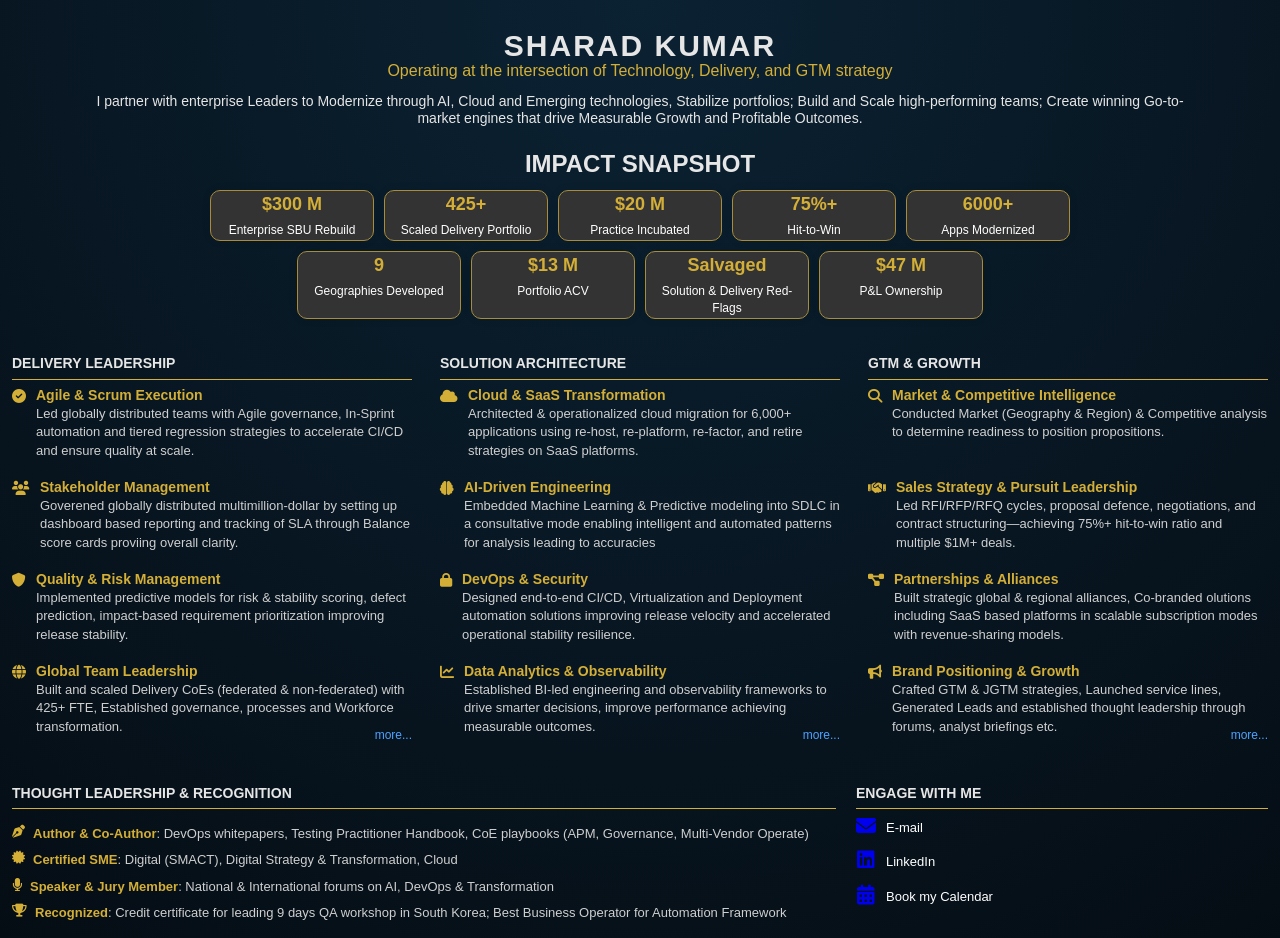
<file: index.html>
<!DOCTYPE html>
<html lang="en">
<head>
<meta charset="UTF-8">
<meta name="viewport" content="width=device-width, initial-scale=1.0">
<meta property="og:title" content="Sharad Kumar | Enterprise AI, Cloud, Delivery & GTM Strategy Leadership Portfolio" />
<meta property="og:description" content="Enterprise leader specializing in AI, Cloud, and Digital Transformation. Proven track record in scaling delivery, driving GTM strategy, and building high-performance global teams delivering measurable business outcomes." />
<meta name="description" content="Enterprise leader specializing in AI, Cloud, and Digital Transformation. Proven track record in scaling delivery, driving GTM strategy, and building high-performance global teams delivering measurable business outcomes." />
<meta property="og:title" content="Sharad Kumar | Enterprise AI, Cloud, Delivery & GTM Strategy Leadership Portfolio" />
    <meta property="og:image" content="https://Shark280266.github.io/image.jpg" />
<meta property="og:url" content="https://Shark280266.github.io/" />
<meta property="og:type" content="website" />
<meta property="og:site_name" content="Sharad Kumar Portfolio" />
<meta name="twitter:card" content="summary_large_image" />

<!-- ADD THESE -->
<meta name="author" content="Sharad Kumar" />
<meta property="article:published_time" content="2026-03-31T00:00:00Z" />
<title>Sharad Kumar | AI, Cloud, Delivery & GTM Strategy Leader Portfolio</title>
<link href="https://cdnjs.cloudflare.com/ajax/libs/font-awesome/6.5.0/css/all.min.css" rel="stylesheet">
<link rel="stylesheet" href="style.css">
<style>
body {
    margin: 0;
    font-family: 'Segoe UI', sans-serif;
    background: radial-gradient(circle at top, #0b2233, #050d14);
    color: #e6e6e6;
    overflow-x: hidden;
}

.container {
    max-width: 1400px;
    margin: auto;
    padding: 25px 12px 0px 12px;   /* increase bottom space */
}

h1 {
    text-align: center;
    letter-spacing: 2px;
    font-size: 30px;
    margin: 0;
}

.tagline {
    text-align: center;
    color: #d4af37;
    margin: 0;
    line-height: .5;
}

.tagline {
    white-space: normal;
    word-break: keep-all;
}

.intro {
    text-align: center;
    max-width: 1100px;
    margin: 18px auto 10px auto;
    line-height: 1.2;
    font-size: 14px;	
}

/* IMPACT */
.impact {
  max-width: 960px;
  margin: 20px auto;
  text-align: center;
}

.impact-title {
  font-size: 24px;
  font-weight: bold;
  margin-bottom: 20px;
}

.impact-grid {
  display: flex;
  flex-wrap: wrap;
  justify-content: center;
  gap: 10px;
  max-width: 1000px;
  margin: -10px auto 0 auto;
}

.impact-grid .box {
  background-color: #333;
  padding: 1px;             /* restored original height padding */
  border-radius: 10px;
  min-width: 100px;
  flex: 0 0 160px;           /* fixed width to ensure 5+4 layout */
  text-align: center;
  box-shadow: 0 0 8px rgba(0,0,0,0.1);
  font-size: 12px;
  color: white;
}

.impact-grid .box b {
  color: #d4af37;             /* gold top line */
  display: block;
  margin-bottom: 5px;
  font-size: 18px;            /* slightly larger than description */
}

.box {
    border: 1px solid #a88c3a;
    padding: 10px 12px;
    border-radius: 6px;
    width: 150px;
    text-align: center;
    font-size: 13px;
    line-height: 1.4;
}

.box b {
    display: block;
    color: #d4af37;
    font-size: 16px;
    margin-bottom: 4px;
}

.box b {
    color: #d4af37;
}

/* SECTIONS */
.grid {
    display: grid;
    grid-template-columns: repeat(3, 1fr);
    gap: 28px;
    margin-top: 5px;
    padding-top: 15px;
}

.section-title {
    font-weight: bold;
    margin-bottom: 6px;
    padding-bottom: 5px;
    border-bottom: 1px solid #d4af37;
    font-size: 14px;
}

.item {
    display: flex;
    margin-bottom: 14px;
    min-height: 78px;
}

.icon {
    color: #d4af37;
    margin-right: 10px;
    margin-top: 3px;
    font-size: 14px;
}

.item-title {
    color: #d4af37;
    font-weight: 600;
    font-size: 14px;
}

.item-desc {
    font-size: 13px;
    color: #cfcfcf;
}

/* BOTTOM */
.bottom {
    display: grid;
    grid-template-columns: 2fr 1fr;
    gap: 20px;
    margin-top: 20px;   /* add spacing from above section */
    border-top: none;
}

.compact-list {
    list-style: none;
    padding: 0;
}

.compact-list li {
    display: flex;
    margin-bottom: 8px;
    font-size: 13px;
    align-items: flex-start;
}

.compact-list i {
    color: #d4af37;   
    margin-right: 8px;
}

.compact-list strong {
    color: #d4af37;
}

/* ENGAGE */
/* FORCE FIX - ENGAGE SECTION */

.engage-icons {
    display: flex !important;
    flex-direction: column !important;
    gap: 12px !important;
}

.engage-icons a {
    display: flex !important;
    align-items: center !important;
    gap: 10px !important;
}

.engage-icons a span {
    color: #ffffff !important;
    font-size: 13px !important;
    opacity: 1 !important;
    margin-top: 4px;
}

.engage-icons a i {
    font-size: 20px;
}

.disabled {
    color: #777 !important;
    pointer-events: none;
}

.profile-pic {
  float: right;
  margin-top: -75px;
  margin-right: 0;
  margin-bottom: 10px;
  margin-left: 20px;
  position: relative;
  top: -40px;   /* adjust this instead of large negative margin */
  width: 120px;
  height: 120px;
  border-radius: 50%;
  object-fit: cover;
  border: 2px solid #d4af37;
  box-shadow: 0 0 12px rgba(212,175,55,0.5);
}

.section-block {
  position: relative;
  padding-bottom: 0px;
}

.more-link {
  position: absolute;
  right: 0;
  bottom: 10px;
  font-size: 12px;
  color: #4da3ff;
  text-decoration: none;
}

.disabled-link {
  pointer-events: none;
  opacity: 0.6;
}

.more-link:hover {
  text-decoration: underline;
}

.disabled-link {
  color: #4da3ff;
  pointer-events: none;
  opacity: 0.6;
  cursor: default;
}


/* ⬇️ ADD HERE */
@media (max-width: 768px) {
.tagline + .intro {
    margin-top: 12px;
}

.tagline {
    font-size: 16px;
    line-height: 1.3;
    padding: 0 10px;
}media

    .header {
        flex-direction: column;
        align-items: center;
        text-align: center;
    }

    .profile-pic {
        margin-top: 10px;
    }

    .container {
        padding: 15px;
    }

    h1 {
        font-size: 24px;
    }

    .section-title {
        font-size: 18px;
    }

    .card {
        padding: 14px;
    }

    .extra-points li {
        font-size: 12px;
    }

.impact-grid .box:last-child {
    grid-column: 1 / -1;   /* 🔥 span full row */
    justify-self: center;  /* 🔥 center it */
    max-width: 160px;      /* keep same box width */
}
}

@media (max-width: 768px) and (orientation: portrait) {
    
    .grid {
        grid-template-columns: 1fr;
    }
    .header {
        flex-direction: column;
        align-items: center;
        text-align: center;
    }

.profile-pic {
    float: none;          /* 🔥 cancels right float */
    position: static;     /* 🔥 removes upward shift */
    
    width: 70px;
    height: 70px;

    display: none;
    margin: 0 0 8px 0;    /* top-left placement */
}

    .container {
        padding: 15px;
    }

    h1 {
        font-size: 24px;
    }

    .section-title {
        font-size: 18px;
    }

    .card {
        padding: 14px;
    }

    .extra-points li {
        font-size: 12px;
    }
.bottom {
    display: block;
}

.engage {
    margin-top: 15px;
}

.impact-grid {
    display: grid;
    grid-template-columns: 1fr 1fr;
    gap: 10px;
}

.impact-grid .box {
    flex: unset;        /* override desktop flex */
    min-width: auto;
    font-size: 11px;
    padding: 6px;
}

.impact-grid .box b {
    font-size: 14px;
}
}

body {
    overflow-x: hidden;
}

img {
    max-width: 100%;
    height: auto;
    display: block;
}

.engage-icons a,
.engage-icons a:link,
.engage-icons a:visited,
.engage-icons a:hover,
.engage-icons a:active {
    text-decoration: none !important;
}
/* ⬆️ END */
.compact-list li span {
    color: #cfcfcf;
}@media (min-width: 769px) and (orientation: landscape) {
    .profile-pic {
        display: none !important;
    }
}

@media (max-width: 768px) {
  .more-link {
    bottom: 2px;   /* slight spacing */
  }

  .bottom {
    margin-top: 30px;
  }
}

  .bottom {
    margin-top: 30px;
  }
}
@media (min-width: 769px) and (max-width: 1024px) and (orientation: portrait) {
  .impact-grid {
    display: grid;
    grid-template-columns: repeat(4, 1fr);
  }
}
</style>
</head>

<body>

<div class="container">

<h1>SHARAD KUMAR</h1>
<p class="tagline">Operating at the intersection of Technology, Delivery, and GTM strategy</p>

<p class="intro">
I partner with enterprise Leaders to Modernize through AI, Cloud and Emerging technologies, Stabilize portfolios; Build and Scale high-performing teams;
Create winning Go-to-market engines that drive Measurable Growth and Profitable Outcomes.
</p>
<img src="image.jpg" alt="Sharad Kumar" class="profile-pic">

<div class="impact">
<div class="impact-title">IMPACT SNAPSHOT</div>
<div class="impact-grid">
<div class="box"><b>$300 M</b> Enterprise SBU Rebuild</div>
<div class="box"><b>425+</b> Scaled Delivery Portfolio</div>
<div class="box"><b>$20 M</b> Practice Incubated</div>
<div class="box"><b>75%+</b> Hit-to-Win</div>
<div class="box"><b>6000+</b> Apps Modernized</div>
<div class="box"><b>9</b> Geographies Developed</div>
<div class="box"><b>$13 M</b> Portfolio ACV</div>
<div class="box"><b>Salvaged</b> Solution & Delivery Red-Flags</div>
<div class="box"><b>$47 M</b> P&amp;L Ownership</div>
</div>
</div>

<div class="grid">

<!-- DELIVERY -->
<div class="section-block">
<div class="section-title">DELIVERY LEADERSHIP</div>
<a href="delivery.html" class="more-link">more...</a>
<div class="item"><i class="fa-solid fa-check-circle icon"></i><div><div class="item-title">Agile & Scrum Execution</div><div class="item-desc">Led globally distributed teams with Agile governance, In-Sprint automation and tiered regression strategies to accelerate CI/CD and ensure quality at scale.</div></div></div>
<div class="item"><i class="fa-solid fa-users icon"></i><div><div class="item-title">Stakeholder Management</div><div class="item-desc">Goverened globally distributed multimillion-dollar by setting up dashboard based reporting and tracking of SLA through Balance score cards proviing overall clarity.</div></div></div>
<div class="item"><i class="fa-solid fa-shield icon"></i><div><div class="item-title">Quality & Risk Management</div><div class="item-desc">Implemented predictive models for risk & stability scoring, defect prediction, impact-based requirement prioritization improving release stability.</div></div></div>
<div class="item"><i class="fa-solid fa-globe icon"></i><div><div class="item-title">Global Team Leadership</div><div class="item-desc">Built and scaled Delivery CoEs (federated & non-federated) with 425+ FTE, Established governance, processes and Workforce transformation.</div></div></div>
</div>

<!-- SOLUTION -->
<div class="section-block">
<div class="section-title">SOLUTION ARCHITECTURE</div>
<a href="solution.html" class="more-link">more...</a>
<div class="item"><i class="fa-solid fa-cloud icon"></i><div><div class="item-title">Cloud & SaaS Transformation</div><div class="item-desc">Architected & operationalized cloud migration for 6,000+ applications using re-host, re-platform, re-factor, and retire strategies on SaaS platforms.</div></div></div>
<div class="item"><i class="fa-solid fa-brain icon"></i><div><div class="item-title">AI-Driven Engineering</div><div class="item-desc">Embedded Machine Learning & Predictive modeling into SDLC in a consultative mode enabling intelligent and automated patterns for analysis leading to accuracies </div></div></div>
<div class="item"><i class="fa-solid fa-lock icon"></i><div><div class="item-title">DevOps & Security</div><div class="item-desc">Designed end-to-end CI/CD, Virtualization and Deployment automation solutions improving release velocity and accelerated operational stability resilience.</div></div></div>
<div class="item"><i class="fa-solid fa-chart-line icon"></i><div><div class="item-title">Data Analytics & Observability</div><div class="item-desc">Established BI-led engineering and observability frameworks to drive smarter decisions, improve performance achieving measurable outcomes.</div></div></div>
</div>

<!-- GTM -->
<div class="section-block">
<div class="section-title">GTM & GROWTH</div>
<a href="gtm.html" class="more-link">more...</a>
<div class="item"><i class="fa-solid fa-magnifying-glass icon"></i><div><div class="item-title">Market & Competitive Intelligence</div><div class="item-desc">Conducted Market (Geography & Region) & Competitive analysis to determine readiness to position propositions.</div></div></div>
<div class="item"><i class="fa-solid fa-handshake icon"></i><div><div class="item-title">Sales Strategy & Pursuit Leadership</div><div class="item-desc">Led RFI/RFP/RFQ cycles, proposal defence, negotiations, and contract structuring—achieving 75%+ hit-to-win ratio and multiple $1M+ deals.</div></div></div>
<div class="item"><i class="fa-solid fa-diagram-project icon"></i><div><div class="item-title">Partnerships & Alliances</div><div class="item-desc">Built strategic global & regional alliances, Co-branded olutions including SaaS based platforms in scalable subscription modes with revenue-sharing models. </div></div></div>
<div class="item"><i class="fa-solid fa-bullhorn icon"></i><div><div class="item-title">Brand Positioning & Growth</div><div class="item-desc">Crafted GTM & JGTM strategies, Launched service lines, Generated Leads and established thought leadership through forums, analyst briefings etc. </div></div></div>
</div>

</div>

<div class="bottom">

<div>
<div class="section-title">THOUGHT LEADERSHIP & RECOGNITION</div>
<ul class="compact-list">
<li><i class="fa-solid fa-pen-nib"></i><span><strong>Author & Co-Author</strong>: DevOps whitepapers, Testing Practitioner Handbook, CoE playbooks (APM, Governance, Multi-Vendor Operate)</span></li>
<li><i class="fa-solid fa-certificate"></i><span><strong>Certified SME</strong>: Digital (SMACT), Digital Strategy & Transformation, Cloud</span></li>
<li><i class="fa-solid fa-microphone"></i><span><strong>Speaker & Jury Member</strong>: National & International forums on AI, DevOps & Transformation</span></li>
<li><i class="fa-solid fa-trophy"></i><span><strong>Recognized</strong>: Credit certificate for leading 9 days QA workshop in South Korea; Best Business Operator for Automation Framework</span></li>
</ul>
</div>

<div class="engage">
<div class="section-title">ENGAGE WITH ME</div>
<div class="engage-icons">

<!-- EMAIL FIX -->
<a href="mailto:sharad.kumar.ms@gmail.com?subject=Connect with Sharad" class="engage-item">
    <i class="fa-solid fa-envelope"></i>
    <span style="text-decoration: none; border-bottom: none;">E-mail</span></a>

<a href="https://www.linkedin.com/in/sharad-kumar-11264247" target="_blank" class="engage-item">
    <i class="fa-brands fa-linkedin"></i>
    <span>LinkedIn</span>
</a>

<a href="https://calendly.com/sharad-kumar-ms/strategic-connect" target="_blank" class="engage-item">
    <i class="fa-solid fa-calendar-days"></i>
    <span>Book my Calendar</span>
</a>

</div>
</div>

</div>

</div>

</body>
</html>
</file>
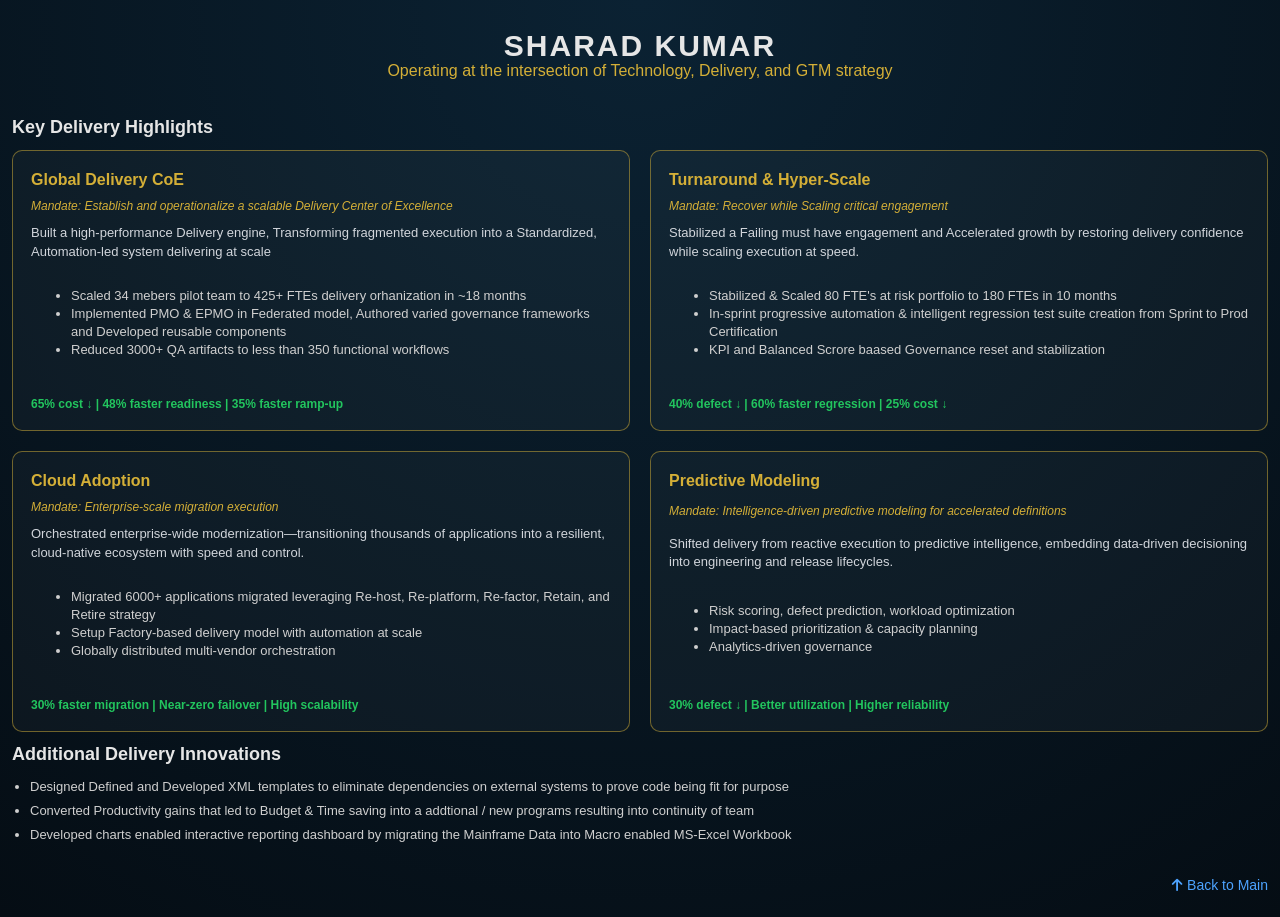
<file: delivery.html>
<!DOCTYPE html>
<html lang="en">
<head>
<meta charset="UTF-8">
<meta name="viewport" content="width=device-width, initial-scale=1.0">
<title>Sharad Kumar</title>

<link href="https://cdnjs.cloudflare.com/ajax/libs/font-awesome/6.5.0/css/all.min.css" rel="stylesheet">
<link rel="stylesheet" href="style.css">

<style>

/* DELIVERY CONTENT STYLES */

.tagline {
    margin: 0;
    line-height: 1.3;
}
    
/* desktop only */
@media (min-width: 1025px) {
    .tagline {
        line-height: 0.5;
    }
}
    
    
.tagline {
    margin-top: 0;
    margin-bottom: 0;
}
    
.card ul li {
    font-size: 13px;
    font-weight: 400;
    line-height: 1.4;
    color: #cfcfcf;
}
    
.card ul li {
    font-size: 13px;
    font-weight: 400;
    line-height: 1.4;
    color: #cfcfcf;
}

.grid-4 {
    display: grid;
    grid-template-columns: repeat(2, 1fr);
    gap: 20px;
}

.card {
    background: rgba(255,255,255,0.03);
    border: 1px solid rgba(212,175,55,0.5);
    border-radius: 10px;
    padding: 18px;
    min-height: 200px;
    display: flex;
    flex-direction: column;
    justify-content: space-between;
}

.card h3 {
    color: #d4af37;
    margin: 0 0 6px 0;
    font-size: 16px;
}

.narrative {
    font-size: 13px;
    color: #d1d5db;
    margin-bottom: 10px;
}

.mandate {
    font-size: 12px;
    color: #d4af37;
    margin-bottom: 10px;
    font-style: italic;
}

.extra-points {
    margin-top: 10px;
    padding-left: 18px;
    color: #cfcfcf;
}

.extra-points li {
    font-size: 13px;
    margin-bottom: 6px;
    color: #cfcfcf;
}

.outcome {
    font-size: 12px;
    margin-top: 20px;
}

.outcome strong {
    color: #22c55e;
}

@media (max-width: 768px) {
    .grid-4 {
        grid-template-columns: 1fr;
    }
}

.container {
    max-width: 1400px;
    margin: auto;
    padding: 25px 12px 0px 12px;
}

.profile-pic {
    float: right;
    margin-top: -75px;
    margin-right: 0;
    margin-bottom: 10px;
    margin-left: 20px;
    position: relative;
    top: -5px;
    width: 120px;
    height: 120px;
    border-radius: 50%;
    object-fit: cover;
    border: 2px solid #d4af37;
    box-shadow: 0 0 12px rgba(212,175,55,0.5);
}

body {
    overflow-x: hidden;
}

img {
    max-width: 100%;
    height: auto;
    display: block;
}

</style>
</head>

<body>

<div class="container">

<h1>SHARAD KUMAR</h1>
<p class="tagline">Operating at the intersection of Technology, Delivery, and GTM strategy</p>

<!-- <img src="image.jpg" alt="Sharad Kumar" class="profile-pic"> -->
<hr style="border:0; margin:20px 0;">
<div class="section-title">Key Delivery Highlights</div>
<hr style="border:0; margin:5px 0;">
<div class="grid-4">

<!-- 1 -->
<div class="card">
    <h3>Global Delivery CoE</h3>
    <div class="mandate">
        <span class="mandate-label">Mandate:</span> Establish and operationalize a scalable Delivery Center of Excellence
    </div>

    <div class="narrative">
        Built a high-performance Delivery engine, Transforming fragmented execution into a Standardized, Automation-led system delivering at scale
    </div>

    <ul>
        <li>Scaled 34 mebers pilot team to 425+ FTEs delivery orhanization in ~18 months</li>
        <li>Implemented PMO & EPMO in Federated model, Authored varied governance frameworks and Developed reusable components</li>
        <li>Reduced 3000+ QA artifacts to less than 350 functional workflows</li>
    </ul>

    <div class="outcome">
        <strong>65% cost ↓ | 48% faster readiness | 35% faster ramp-up</strong>
    </div>
</div>

<!-- 2 -->
<div class="card">
    <h3>Turnaround & Hyper-Scale</h3>

    <div class="mandate">
        <span class="mandate-label">Mandate:</span> Recover while Scaling critical engagement
    </div>

    <div class="narrative">
        Stabilized a Failing must have engagement and Accelerated growth by restoring delivery confidence while scaling execution at speed.
    </div>

    <ul>
        <li>Stabilized & Scaled 80 FTE's at risk portfolio to 180 FTEs in 10 months</li>
        <li>In-sprint progressive automation & intelligent regression test suite creation from Sprint to Prod Certification</li>
        <li>KPI and Balanced Scrore baased Governance reset and stabilization</li>
    </ul>

    <div class="outcome">
        <strong>40% defect ↓ | 60% faster regression | 25% cost ↓</strong>
    </div>
</div>

<!-- 3 -->
<div class="card">
    <h3>Cloud Adoption</h3>

    <div class="mandate">
        <span class="mandate-label">Mandate:</span> Enterprise-scale migration execution
    </div>

    <div class="narrative">
        Orchestrated enterprise-wide modernization—transitioning thousands of applications into a resilient, cloud-native ecosystem with speed and control.
    </div>

    <ul>
        <li>Migrated 6000+ applications migrated leveraging Re-host, Re-platform, Re-factor, Retain, and Retire strategy</li>
        <li>Setup Factory-based delivery model with automation at scale</li>
        <li>Globally distributed multi-vendor orchestration</li>
    </ul>

    <div class="outcome">
        <strong>30% faster migration | Near-zero failover | High scalability</strong>
    </div>
</div>

<!-- 4 -->
<div class="card">
    <h3>Predictive Modeling</h3>

    <div class="mandate">
        <span class="mandate-label">Mandate:</span> Intelligence-driven predictive modeling for accelerated definitions
    </div>

    <div class="narrative">
        Shifted delivery from reactive execution to predictive intelligence, embedding data-driven decisioning into engineering and release lifecycles.
    </div>

    <ul>
        <li>Risk scoring, defect prediction, workload optimization</li>
        <li>Impact-based prioritization & capacity planning</li>
        <li>Analytics-driven governance</li>
    </ul>

    <div class="outcome">
        <strong>30% defect ↓ | Better utilization | Higher reliability</strong>
    </div>
</div>

</div>

<hr style="border:0; margin:5px 0;">
<div class="section-title">Additional Delivery Innovations</div>

<ul class="extra-points">
    <li>Designed Defined and Developed XML templates to eliminate dependencies on external systems to prove code being fit for purpose </li>
    <li>Converted Productivity gains that led to Budget & Time saving into a addtional / new programs resulting into continuity of team</li>
    <li>Developed charts enabled interactive reporting dashboard by migrating the Mainframe Data into Macro enabled MS-Excel Workbook</li>
</ul>

<div class="back-to-main" style="text-align: right; margin-top: 30px; margin-bottom: 20px;">
    <a href="index.html" style="color:#4da3ff; font-size:14px; font-weight:500; text-decoration:none;">
        <i class="fas fa-arrow-up"></i> Back to Main
    </a>
</div>

</div>

</body>
</html>
</file>
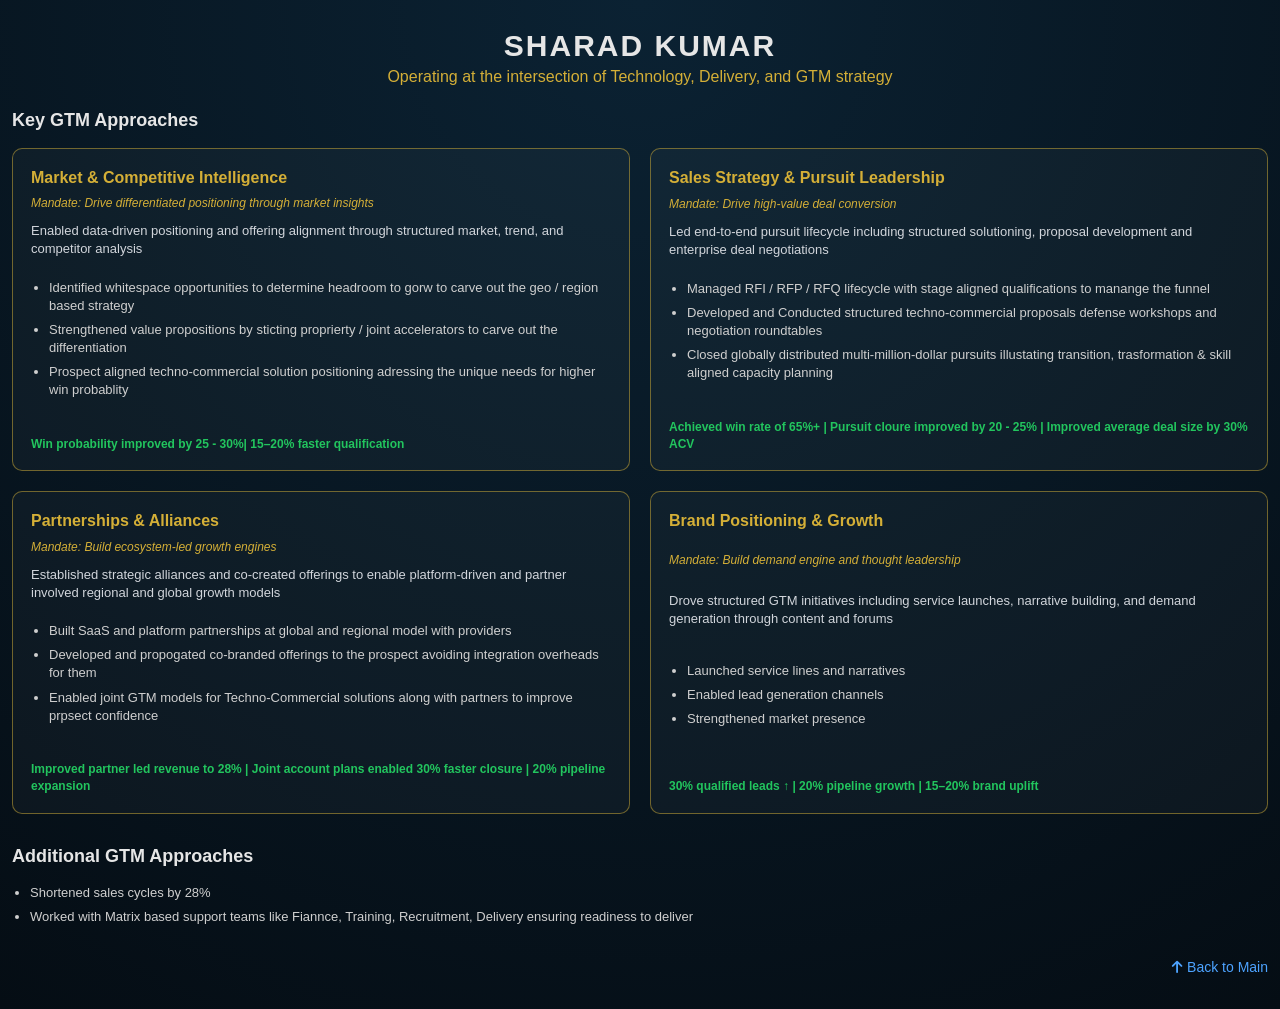
<file: gtm.html>
<!DOCTYPE html>
<html lang="en">
<head>
<meta charset="UTF-8">
<meta name="viewport" content="width=device-width, initial-scale=1.0">
<title>Sharad Kumar</title>

<link href="https://cdnjs.cloudflare.com/ajax/libs/font-awesome/6.5.0/css/all.min.css" rel="stylesheet">
<link rel="stylesheet" href="style.css">

<style>

/* GTM CONTENT STYLES */

@media (max-width: 768px) {
    .grid-4 {
        grid-template-columns: 1fr;
    }
}

body {
    margin: 0;
    font-family: 'Segoe UI', sans-serif;
    background: radial-gradient(circle at top, #0b2233, #050d14);
    color: #e6e6e6;
}

h1 {
    text-align: center;
    letter-spacing: 2px;
    font-size: 30px;
    margin: 0;
}

.tagline {
    text-align: center;
    color: #d4af37;
    margin: 0;
}

.profile-pic {
  float: right;
  margin-top: -75px;
  margin-right: 0;
  margin-bottom: 10px;
  margin-left: 20px;
  position: relative;
  top: -5px;
  width: 120px;
  height: 120px;
  border-radius: 50%;
  object-fit: cover;
  border: 2px solid #d4af37;
  box-shadow: 0 0 12px rgba(212,175,55,0.5);
}

body {
    overflow-x: hidden;
}

img {
    max-width: 100%;
    height: auto;
    display: block;
}

.section-title {
    margin-top: 20px;
    margin-bottom: 15px;
}

.grid-4 + .section-title {
    margin-top: 30px;
}
    
.grid-4 {
    display: grid;
    grid-template-columns: repeat(2, 1fr);
    gap: 20px;
}

.extra-points {
    padding-left: 18px;
    margin-top: 10px;
}

.extra-points li {
    color: #cfcfcf;
    font-size: 13px;
    line-height: 1.4;
    margin-bottom: 6px;
}

.card {
    background: rgba(255,255,255,0.03);
    border: 1px solid rgba(212,175,55,0.5);
    border-radius: 10px;
    padding: 18px;
    min-height: 200px;
    display: flex;
    flex-direction: column;
    justify-content: space-between;
}

.card h3 {
    color: #d4af37;
    margin: 0 0 6px 0;
    font-size: 16px;
}

.mandate {
    font-size: 12px;
    color: #d4af37;
    margin-bottom: 10px;
    font-style: italic;
}

.narrative {
    font-size: 13px;
    color: #d1d5db;
    margin-bottom: 10px;
}

.card ul {
    padding-left: 18px;
    margin: 10px 0;
}

.card ul li {
    font-size: 13px;
    line-height: 1.4;
    margin-bottom: 6px;
    color: #cfcfcf;
}

.outcome {
    font-size: 12px;
    margin-top: 20px;
}

.outcome strong {
    color: #22c55e;
}
@media (max-width: 768px) {
    .grid-4 {
        grid-template-columns: 1fr;
    }
}
</style>
</head>

<body>

<div class="container">

<h1>SHARAD KUMAR</h1>
<p class="tagline">Operating at the intersection of Technology, Delivery, and GTM strategy</p>
<!-- <img src="image.jpg" alt="Sharad Kumar" class="profile-pic"> -->
<div class="section-title">Key GTM Approaches</div>

<div class="grid-4">

<!-- 1 -->
<div class="card">
    <h3>Market & Competitive Intelligence</h3>
    <div class="mandate">
        <span class="mandate-label">Mandate:</span> Drive differentiated positioning through market insights
    </div>

    <div class="narrative">
        Enabled data-driven positioning and offering alignment through structured market, trend, and competitor analysis
    </div>

    <ul>
        <li>Identified whitespace opportunities to determine headroom to gorw to carve out the geo / region based strategy </li>
        <li>Strengthened value propositions by sticting proprierty / joint accelerators to carve out the differentiation</li>
        <li>Prospect aligned techno-commercial solution positioning adressing the unique needs for higher win probablity</li>
    </ul>

    <div class="outcome">
        <strong>Win probability improved by 25 - 30%| 15–20% faster qualification</strong>
    </div>
</div>

<!-- 2 -->
<div class="card">
    <h3>Sales Strategy & Pursuit Leadership</h3>
    <div class="mandate">
        <span class="mandate-label">Mandate:</span> Drive high-value deal conversion
    </div>

    <div class="narrative">
        Led end-to-end pursuit lifecycle including structured solutioning, proposal development and enterprise deal negotiations
    </div>

    <ul>
        <li>Managed RFI / RFP / RFQ lifecycle with stage aligned qualifications to manange the funnel</li>
        <li>Developed and Conducted structured techno-commercial proposals defense workshops and negotiation roundtables</li>
        <li>Closed globally distributed multi-million-dollar pursuits illustating transition, trasformation & skill aligned capacity planning</li>
    </ul>

    <div class="outcome">
        <strong>Achieved  win rate of 65%+ | Pursuit cloure improved by 20 - 25% | Improved average deal size by 30% ACV</strong>
    </div>
</div>

<!-- 3 -->
<div class="card">
    <h3>Partnerships & Alliances</h3>
    <div class="mandate">
        <span class="mandate-label">Mandate:</span> Build ecosystem-led growth engines
    </div>

    <div class="narrative">
        Established strategic alliances and co-created offerings to enable platform-driven and partner involved regional and global growth models
    </div>

    <ul>
        <li>Built SaaS and platform partnerships at global and regional model with providers</li>
        <li>Developed and propogated co-branded offerings to the prospect avoiding integration overheads for them</li>
        <li>Enabled joint GTM models for Techno-Commercial solutions along with partners to improve prpsect confidence</li>
    </ul>

    <div class="outcome">
        <strong>Improved partner led revenue to 28% | Joint account plans enabled 30% faster closure | 20% pipeline expansion</strong>
    </div>
</div>

<!-- 4 -->
<div class="card">
    <h3>Brand Positioning & Growth</h3>
    <div class="mandate">
        <span class="mandate-label">Mandate:</span> Build demand engine and thought leadership
    </div>

    <div class="narrative">
        Drove structured GTM initiatives including service launches, narrative building, and demand generation through content and forums
    </div>

    <ul>
        <li>Launched service lines and narratives</li>
        <li>Enabled lead generation channels</li>
        <li>Strengthened market presence</li>
    </ul>

    <div class="outcome">
        <strong>30% qualified leads ↑ | 20% pipeline growth | 15–20% brand uplift</strong>
    </div>
</div>

</div>

<div class="section-title">Additional GTM Approaches</div>

<ul class="extra-points">
    <li>Shortened sales cycles by 28%</li>
    <li>Worked with Matrix based support teams like Fiannce, Training, Recruitment, Delivery ensuring readiness to deliver</li>
</ul>

<div class="back-to-main" style="text-align: right; margin-top: 30px; margin-bottom: 20px;">
    <a href="index.html" style="color:#4da3ff; font-size:14px; font-weight:500; text-decoration:none;">
        <i class="fas fa-arrow-up"></i> Back to Main
    </a>
</div>

</div>

</body>
</html>
</file>
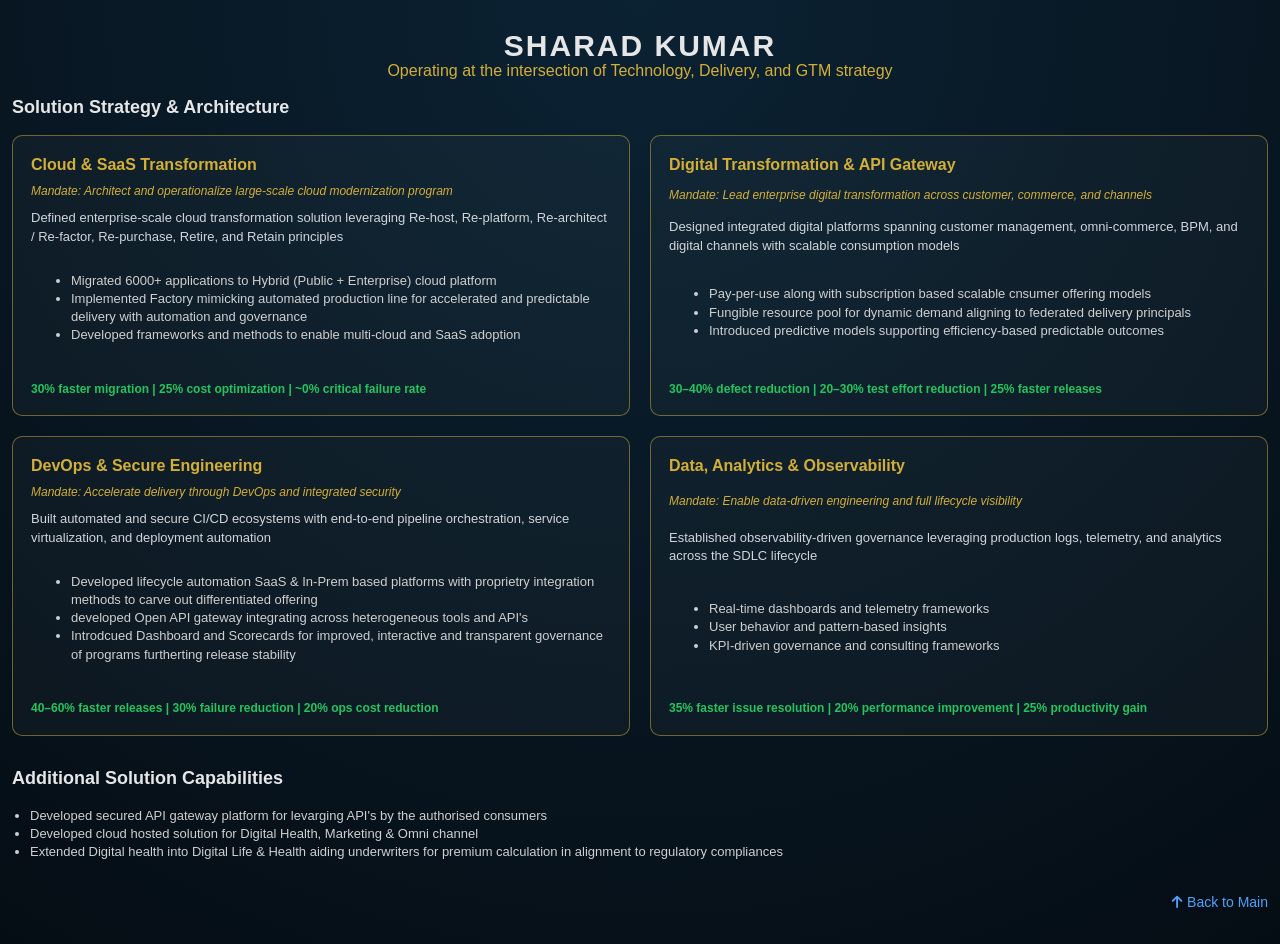
<file: solution.html>
<!DOCTYPE html>
<html lang="en">
<head>
<meta charset="UTF-8">
<meta name="viewport" content="width=device-width, initial-scale=1.0">
<title>Sharad Kumar</title>

<link href="https://cdnjs.cloudflare.com/ajax/libs/font-awesome/6.5.0/css/all.min.css" rel="stylesheet">
<link rel="stylesheet" href="style.css">

<style>

/* SOLUTION CONTENT STYLES */

    h1 {
    margin: 0;
}

.tagline {
    margin: 0;
    line-height: 1.3;
}

/* desktop alignment (matches delivery) */
@media (min-width: 1025px) {
    .tagline {
        line-height: 0.5;
    }
}
.section-title {
    margin-top: 20px;
    margin-bottom: 15px;
}
    
.grid-4 + .section-title {
    margin-top: 30px;
}

@media (max-width: 768px) {
    .grid-4 {
        display: grid !important;
        grid-template-columns: 1fr !important;
    }
}

.profile-pic {
  float: right;
  margin-top: -75px;
  margin-right: 0;
  margin-bottom: 10px;
  margin-left: 20px;
  position: relative;
  top: -5px;
  width: 120px;
  height: 120px;
  border-radius: 50%;
  object-fit: cover;
  border: 2px solid #d4af37;
  box-shadow: 0 0 12px rgba(212,175,55,0.5);
}

body {
    overflow-x: hidden;
}

img {
    max-width: 100%;
    height: auto;
    display: block;
}

.grid-4 {
    display: grid;
    grid-template-columns: repeat(2, 1fr);
    gap: 20px;
}

.card {
    background: rgba(255,255,255,0.03);
    border: 1px solid rgba(212,175,55,0.5);
    border-radius: 10px;
    padding: 18px;
    min-height: 200px;
    display: flex;
    flex-direction: column;
    justify-content: space-between;
}

.card h3 {
    color: #d4af37;
    margin: 0 0 6px 0;
    font-size: 16px;
}

.card ul li {
    font-size: 13px;
    font-weight: 400;
    line-height: 1.4;
    color: #cfcfcf;
}
    
.card ul li {
    font-size: 13px;
    font-weight: 400;
    line-height: 1.4;
    color: #cfcfcf;
}

.narrative {
    font-size: 13px;
    color: #d1d5db;
    margin-bottom: 10px;
}

.mandate {
    font-size: 12px;
    color: #d4af37;
    margin-bottom: 10px;
    font-style: italic;
}

.card h3 {
    color: #d4af37;
    margin: 0 0 6px 0;
    font-size: 16px;
}

.outcome {
    font-size: 12px;
    margin-top: 20px;
}

.outcome strong {
    color: #22c55e;
}

.extra-points {
    text-align: left;
}

.extra-points li {
    text-align: left;
}

.extra-points {
    padding-left: 18px;
    margin-left: 0;
}

.extra-points li {
    color: #cfcfcf;
    font-size: 13px;
    line-height: 1.4;
}
</style>
</head>

<body>

<div class="container">

<h1>SHARAD KUMAR</h1>
<p class="tagline">Operating at the intersection of Technology, Delivery, and GTM strategy</p>
<!-- <img src="image.jpg" alt="Sharad Kumar" class="profile-pic"> -->
<div class="section-title">Solution Strategy & Architecture</div>

<div class="grid-4">

<!-- 1 -->
<div class="card">
    <h3>Cloud & SaaS Transformation</h3>
    <div class="mandate">
        <span class="mandate-label">Mandate:</span> Architect and operationalize large-scale cloud modernization program
    </div>

    <div class="narrative">
        Defined enterprise-scale cloud transformation solution leveraging Re-host, Re-platform, Re-architect / Re-factor, Re-purchase, Retire, and Retain principles
    </div>

    <ul>
        <li>Migrated 6000+ applications to Hybrid (Public + Enterprise) cloud platform </li>
        <li>Implemented Factory mimicking automated production line for accelerated and predictable delivery with automation and governance</li>
        <li>Developed frameworks and methods to enable multi-cloud and SaaS adoption</li>
    </ul>

    <div class="outcome">
        <strong>30% faster migration | 25% cost optimization | ~0% critical failure rate</strong>
    </div>
</div>

<!-- 2 -->
<div class="card">
    <h3>Digital Transformation & API Gateway</h3>
    <div class="mandate">
        <span class="mandate-label">Mandate:</span> Lead enterprise digital transformation across customer, commerce, and channels
    </div>

    <div class="narrative">
        Designed integrated digital platforms spanning customer management, omni-commerce, BPM, and digital channels with scalable consumption models
    </div>

    <ul>
        <li>Pay-per-use along with subscription based scalable cnsumer offering models</li>
        <li>Fungible resource pool for dynamic demand aligning to federated delivery principals </li>
        <li>Introduced predictive models supporting efficiency-based predictable outcomes</li>
    </ul>

    <div class="outcome">
        <strong>30–40% defect reduction | 20–30% test effort reduction | 25% faster releases</strong>
    </div>
</div>

<!-- 3 -->
<div class="card">
    <h3>DevOps & Secure Engineering</h3>
    <div class="mandate">
        <span class="mandate-label">Mandate:</span> Accelerate delivery through DevOps and integrated security
    </div>

    <div class="narrative">
        Built automated and secure CI/CD ecosystems with end-to-end pipeline orchestration, service virtualization, and deployment automation
    </div>

    <ul>
        <li>Developed lifecycle automation SaaS & In-Prem based platforms with proprietry integration methods to carve out differentiated offering</li>
        <li>developed Open API gateway integrating across heterogeneous tools and API's</li>
        <li>Introdcued Dashboard and Scorecards for improved, interactive and transparent governance of programs furtherting release stability</li>
    </ul>

    <div class="outcome">
        <strong>40–60% faster releases | 30% failure reduction | 20% ops cost reduction</strong>
    </div>
</div>

<!-- 4 -->
<div class="card">
    <h3>Data, Analytics & Observability</h3>
    <div class="mandate">
        <span class="mandate-label">Mandate:</span> Enable data-driven engineering and full lifecycle visibility
    </div>

    <div class="narrative">
        Established observability-driven governance leveraging production logs, telemetry, and analytics across the SDLC lifecycle
    </div>

    <ul>
        <li>Real-time dashboards and telemetry frameworks</li>
        <li>User behavior and pattern-based insights</li>
        <li>KPI-driven governance and consulting frameworks</li>
    </ul>

    <div class="outcome">
        <strong>35% faster issue resolution | 20% performance improvement | 25% productivity gain</strong>
    </div>
</div>

</div>

<div class="section-title">Additional Solution Capabilities</div>

<ul class="extra-points">
    <li>Developed secured API gateway platform for levarging API's by the authorised consumers</li>
    <li>Developed cloud hosted solution for Digital Health, Marketing & Omni channel</li>
    <li>Extended Digital health into Digital Life & Health aiding underwriters for premium calculation in alignment to regulatory compliances </li>
</ul>

<div class="back-to-main" style="text-align: right; margin-top: 30px; margin-bottom: 20px;">
    <a href="index.html" style="color:#4da3ff; font-size:14px; font-weight:500; text-decoration:none;">
        <i class="fas fa-arrow-up"></i> Back to Main
    </a>
</div>

</div>

</body>
</html>
</file>
<file: style.css>
/* GLOBAL TYPOGRAPHY BASELINE */

body {
    font-family: 'Segoe UI', sans-serif;
    font-weight: 400;
    line-height: 1.4;
    color: #e6e6e6;
}

/* Main Name */
h1 {
    font-size: 30px;
    font-weight: 600;
    letter-spacing: 2px;
}

/* Tagline */
.tagline {
    font-size: 16px;
    font-weight: 500;
    line-height: 1.3;
}

/* Section Titles */
.section-title {
    font-size: 18px;
    font-weight: 600;
}

/* Card / Item Titles */
.item-title,
.card h3 {
    font-size: 14px;
    font-weight: 600;
}

/* Body Text */
.item-desc,
.narrative,
.compact-list li,
.extra-points li {
    font-size: 13px;
    font-weight: 400;
    line-height: 1.4;
}
body {
    margin: 0;
    font-family: 'Segoe UI', sans-serif;
    background: radial-gradient(circle at top, #0b2233, #050d14);
    color: #e6e6e6;
}

body {
    overflow-x: hidden;
}

.container {
    max-width: 1400px;
    margin: auto;
    padding: 25px 12px 10px 12px;
}

.header {
    position: relative;
}

h1 {
    text-align: center;
    letter-spacing: 2px;
    font-size: 30px;
    margin: 0;
}

.tagline {
    text-align: center;
    color: #d4af37;
    margin: 0;
}

.profile-pic {
    position: absolute;
    right: 0;
    top: 10px;
    width: 120px;
    height: 120px;
    border-radius: 50%;
    object-fit: cover;
}

/* Floating Home link (if used) */
.home-link {
    position: fixed;
    bottom: 25px;
    right: 25px;
    color: #4da3ff;
    font-size: 14px;
    text-decoration: none;
    font-weight: 500;
    display: flex;
    align-items: center;
    gap: 6px;
    z-index: 9999;
}

/* Back to Main */
.back-to-main {
    margin-top: 30px;
    text-align: right;
}

.back-to-main a {
    color: #4da3ff;
    font-size: 14px;
    font-weight: 500;
    text-decoration: none;
}

.back-to-main a:hover {
    text-decoration: underline;
}

/* Mobile: hide profile pic everywhere */
@media (max-width: 768px) {
    .profile-pic {
        display: none !important;
    }
}

/* Desktop: hide where explicitly applied */
.desktop-hide {
    display: none !important;
}

.compact-list li {
    color: #cfcfcf;
}

.engage-icons {
    display: flex !important;
    flex-direction: column !important;
    gap: 12px;
}

.engage-icons a {
    text-decoration: none !important;
}

.engage-icons a:hover {
    text-decoration: none !important;
}

.engage-icons a i {
    width: 20px;          /* keeps all icons aligned vertically */
    text-align: center;
    font-size: 18px;
}

.engage-icons a span {
    color: #ffffff;
    font-size: 13px;
}

@media (min-width: 769px) and (max-width: 1024px) {
    .profile-pic {
        display: none !important;
    }
}
</file>
